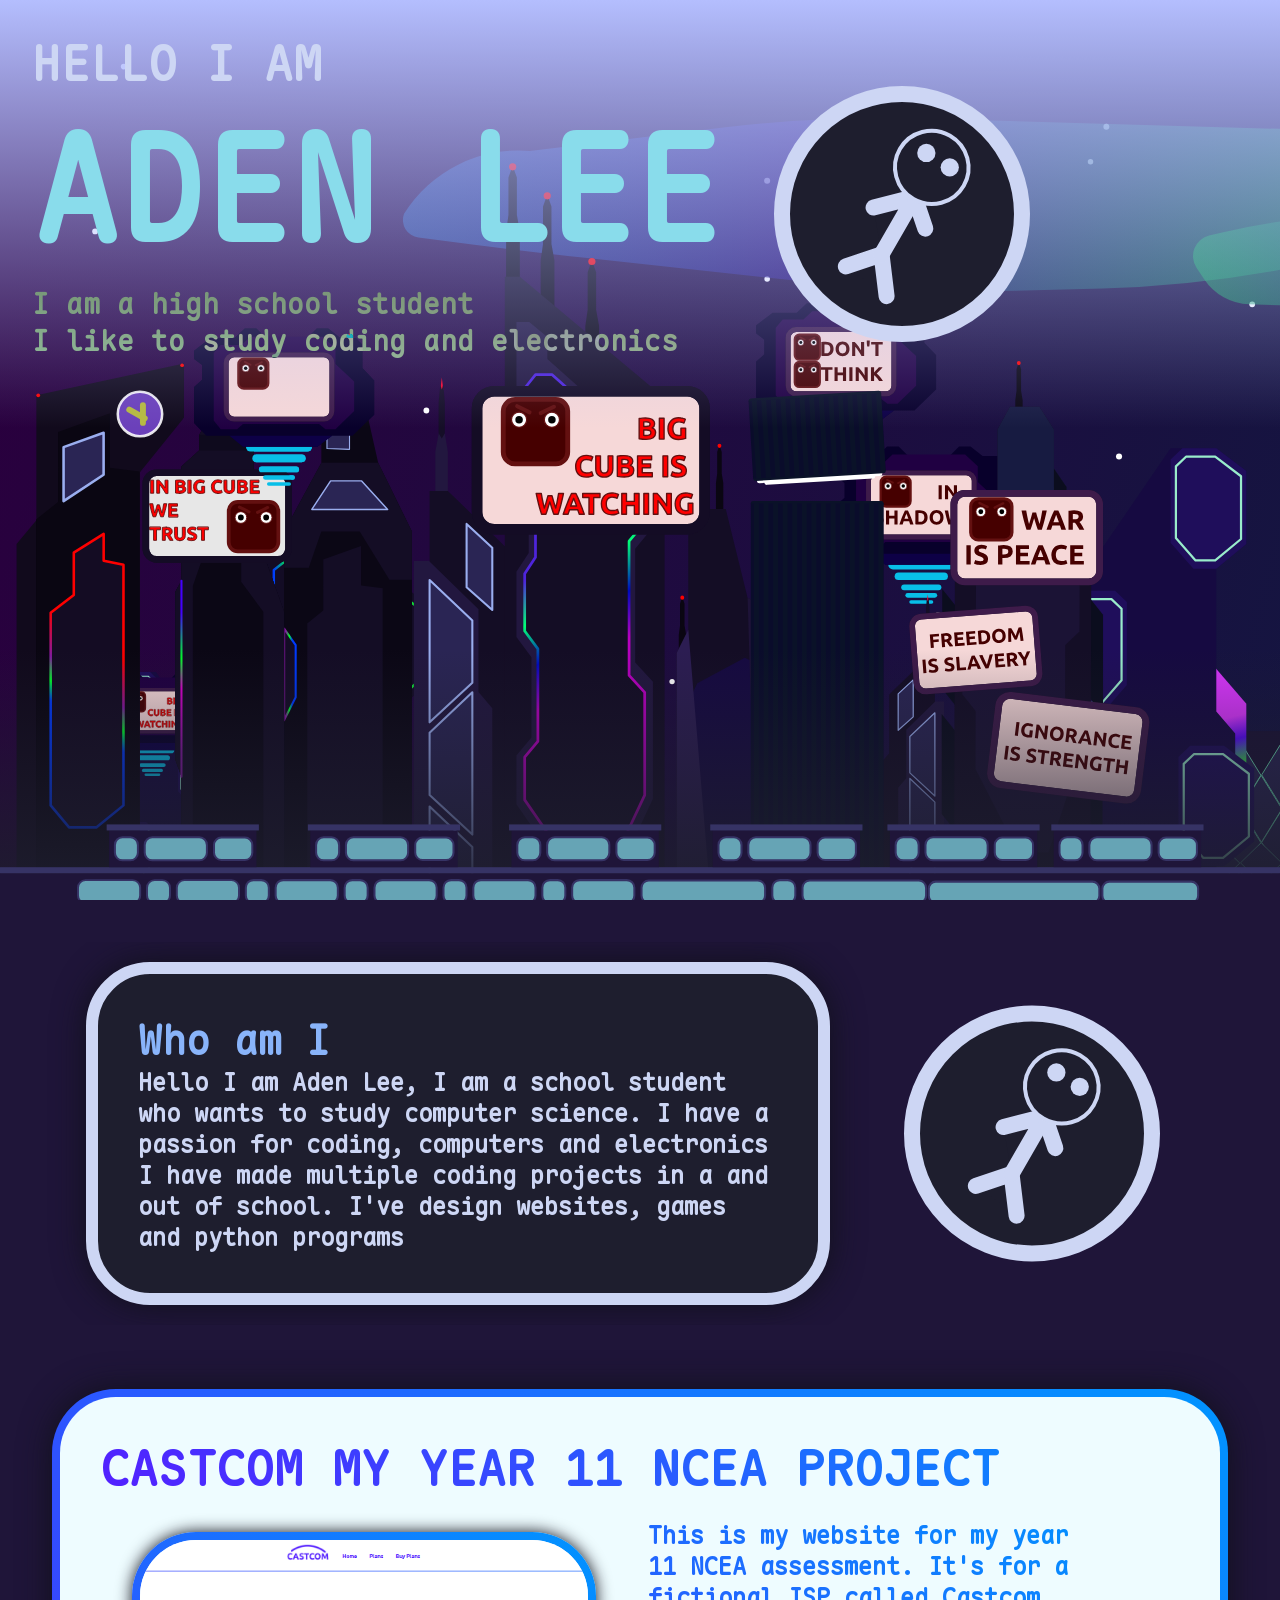
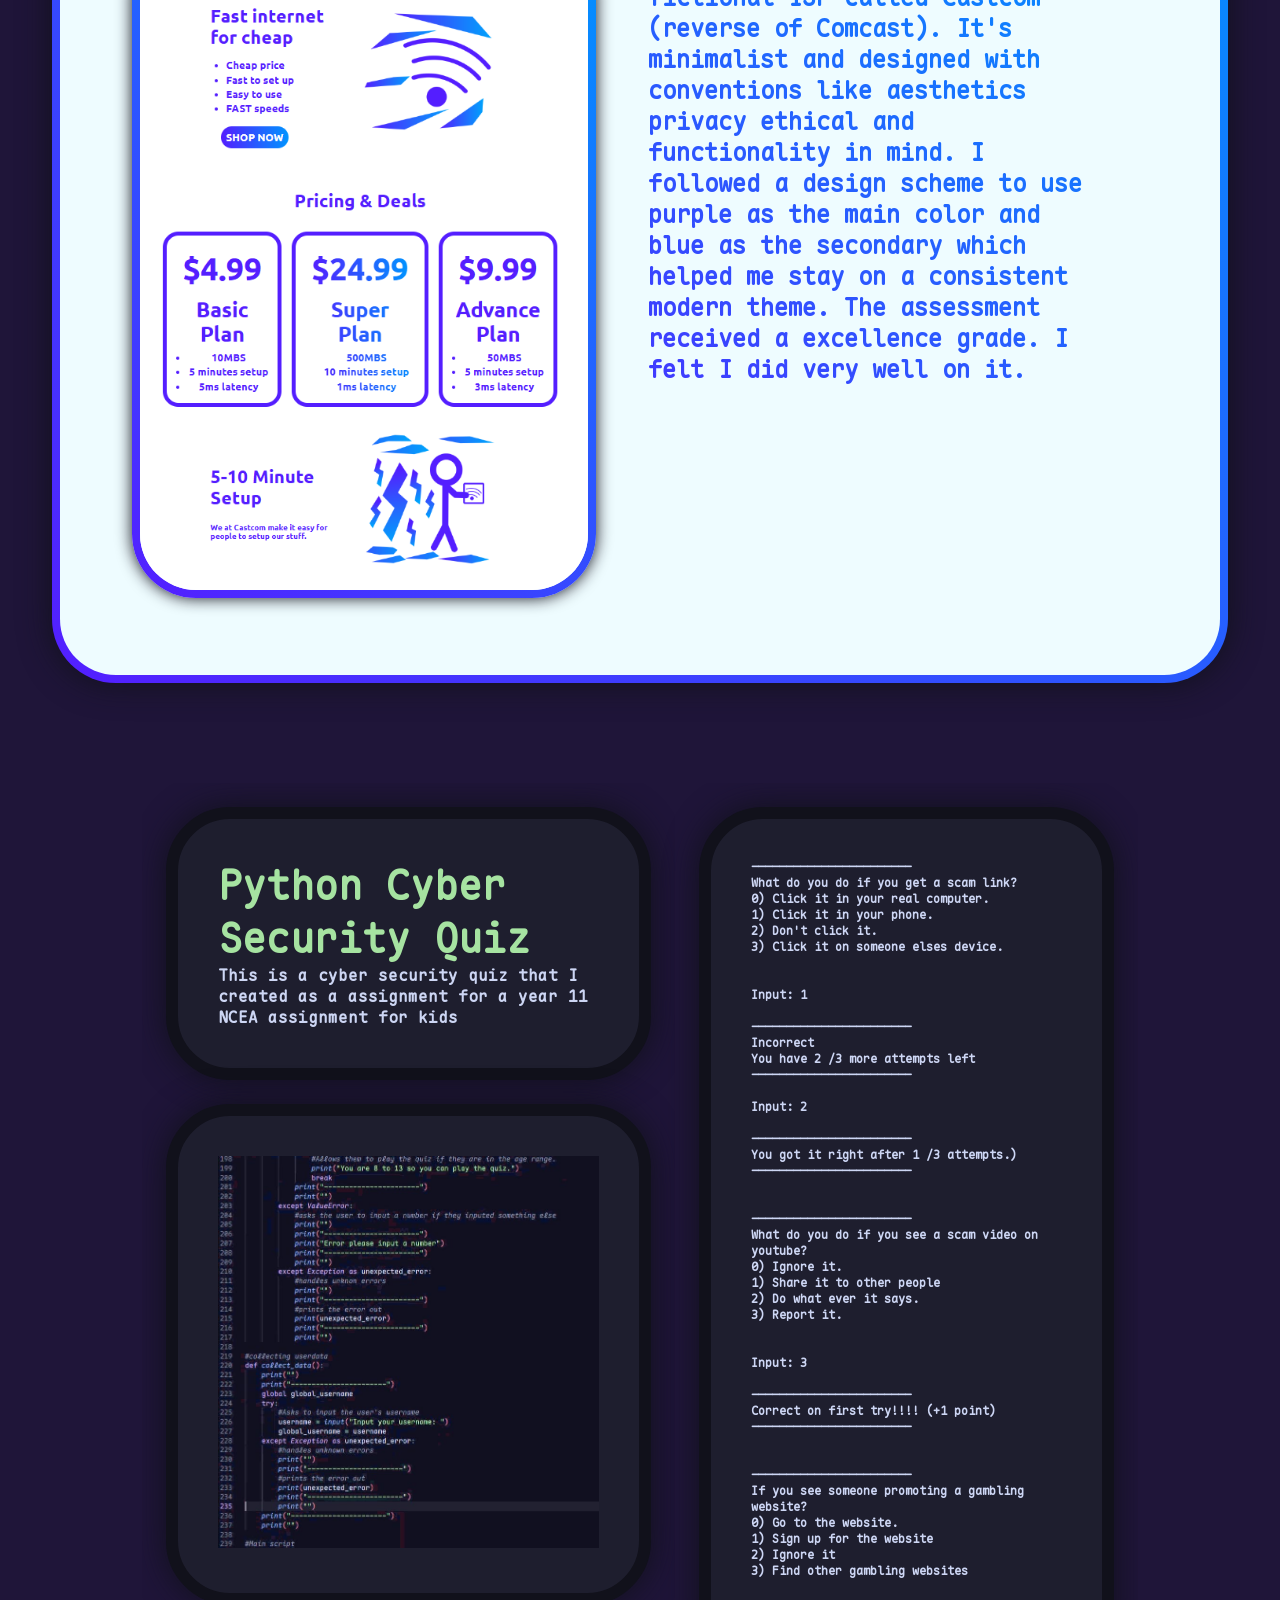
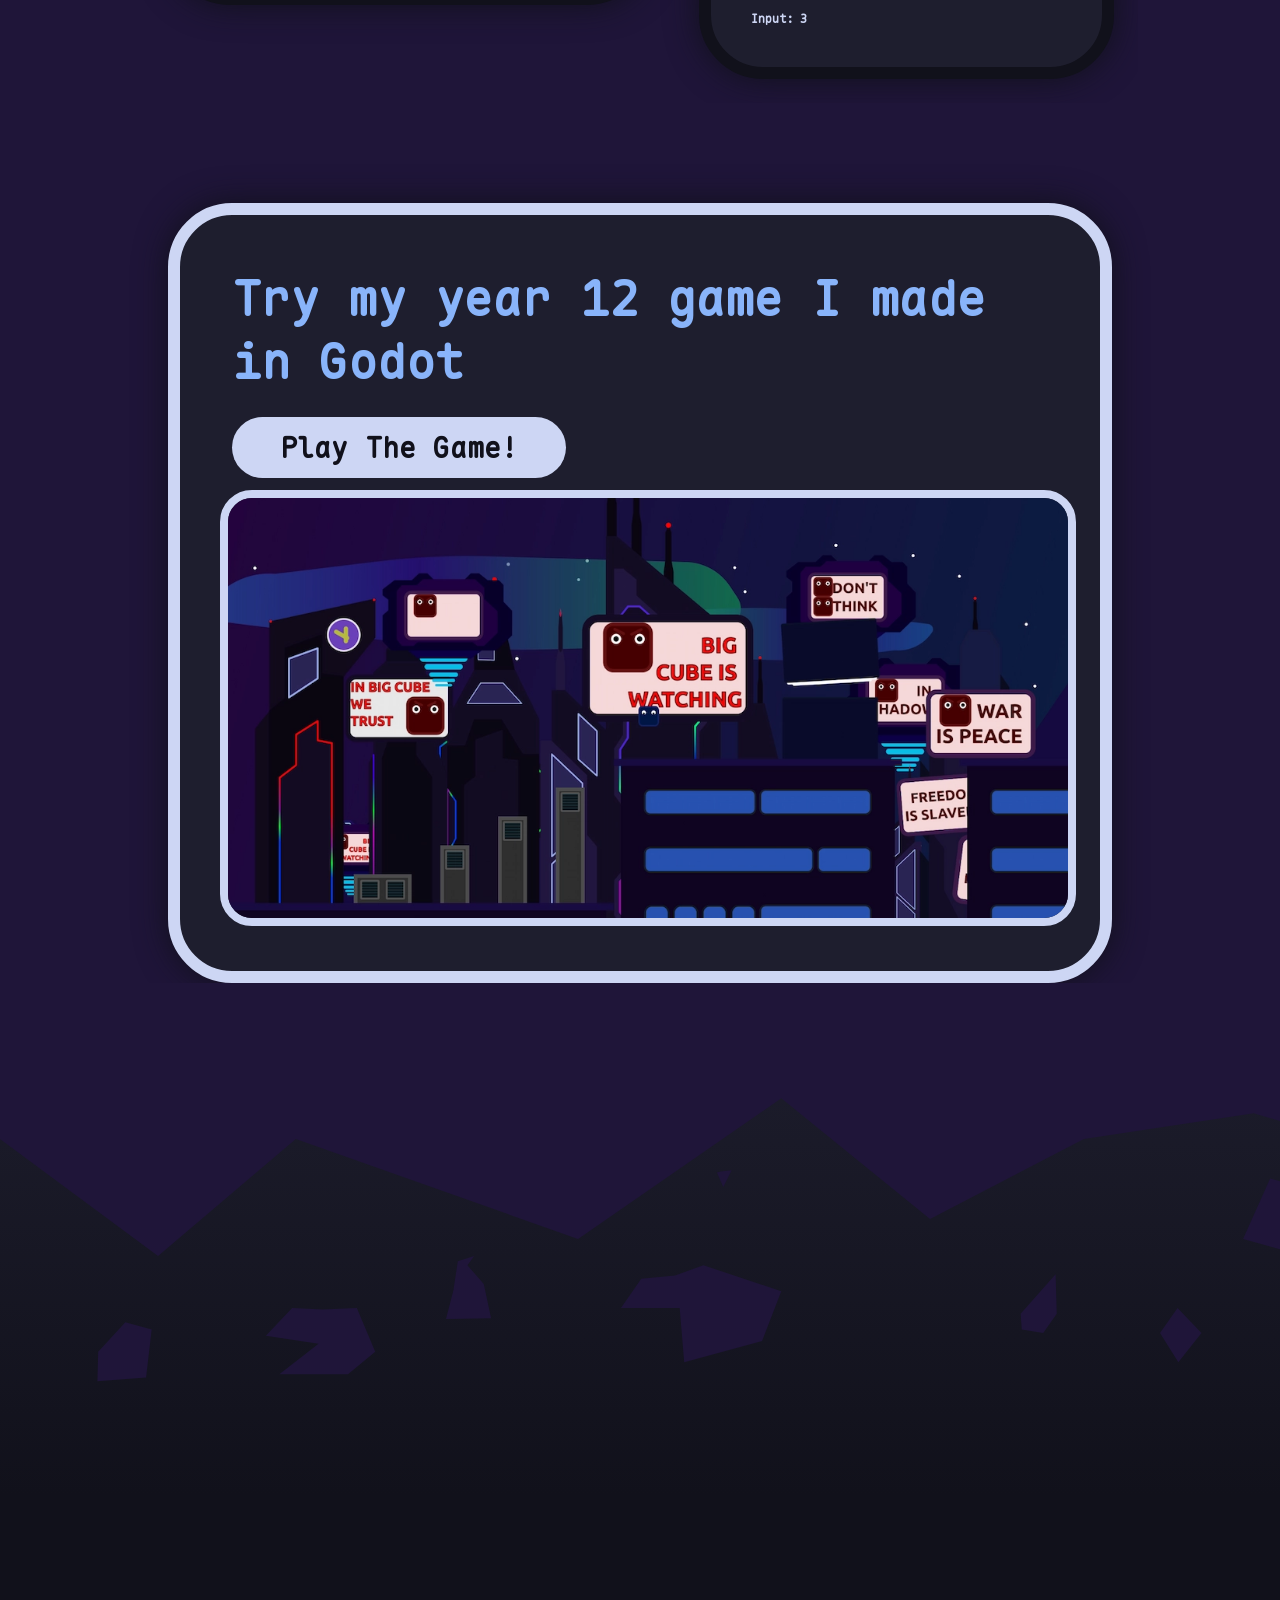
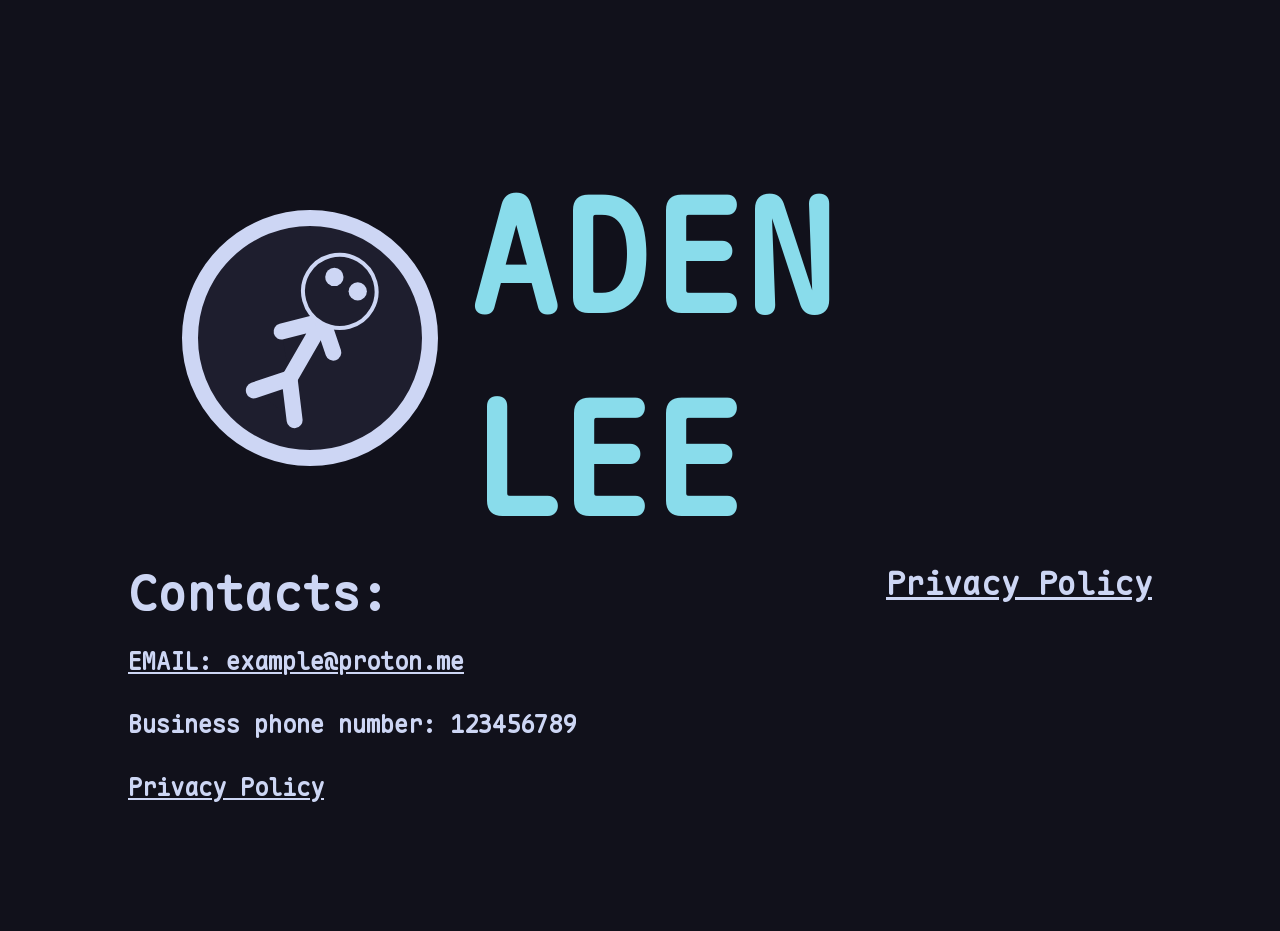
<file: index.html>
<!DOCTYPE html>
<html lang="en">
    <head>
        <meta charset="UTF-8">
        <meta name="viewport" content="width=device-width, initial-scale=1.0">
        <title>Hello I am Aden Lee A high school student who likes programing.</title>
        <link rel="stylesheet" href="css.css">
    </head>
    <body>

        <!-- header loader -->
        <!-- loads the header into the page from header.js -->
        <div id="header_con"></div>
        <script src="header.js"></script>

        <!-- main stuff of page -->
        <main>
            <!-- sky layer of the hero image -->
            <div class="background_img" id="sky_pg_banner">
                <!-- buildings layer of the hero image -->
                <div class="background_img" id="main_pg_banner">

                    <div class="flex landing">

                        <section>
                            <!-- introduction to me and text of the landing page -->
                            <p>HELLO I AM</p>
                            <h1>ADEN LEE</h1>
                            <h2>
                                I am a high school student <br>
                                I like to study coding and electronics 
                            </h2>
                        </section>
                        
                        <!-- logo of the website -->
                        <img src="images/Website-logo.svg" class="logo" alt="websites logo">
                    </div>

                    <!-- decorative buildings to make a smoother transiton from the header image 
                    the actual content -->
                    <img src="images/foreground.svg" id="foreground" alt="">
                    
                </div>
            </div>

            <!-- the actual content after the hero images -->
            <div class="main_content">
                
                <!-- a more indept introduction about me -->
                <div class="flex" id="whoami">
                    <section class="r_box" >
                        <!-- header -->
                        <h2>Who am I</h2>
                        <!-- content -->
                        <p>Hello I am Aden Lee, I am a school student 
                            who wants to study computer science. 
                            I have a passion for coding, computers 
                            and electronics I have made multiple 
                            coding projects in a and out of school.  I've
                            design websites, games and python programs</p>
                    </section>
                    <!-- the website logo again -->
                    <img src="images/Website-logo.svg" class="logo" alt="websites logo">   

                </div>

                <!-- castcom section of my website, my year 11 ncea assesment website castcom -->
                <section class="r_box" id="castcom">
                    <!-- header -->
                    <h2>CASTCOM MY YEAR 11 NCEA PROJECT</h2>
                    <!-- flex box -->
                    <div class="flex">
                        <!-- image of the castcom website i made -->
                        <div>
                            <img src="images/castcom-one.png" alt="image of my website castcom">
                        </div>
                        <!-- description -->
                        <p>This is my website for my year 11 NCEA assessment. It's for a fictional ISP called Castcom (reverse of Comcast). It's minimalist and designed with conventions like aesthetics privacy ethical and functionality in mind. I followed a design scheme to use purple as the main color and blue as the secondary which helped me stay on a consistent modern theme. The assessment received  a excellence grade. I felt I did very well on it.</p>
                    </div>
                </section>

                <!-- python secutiry quiz -->
                <div class="flex" id="pcsq">
                    <div>
                        <!-- section explaining what the python cuber securtiy quiz is -->
                        <section class="r_box pcsq">
                            <!-- header -->
                            <h2 class="pcsq">
                                Python Cyber Security Quiz
                            </h2>
                            <!-- content -->
                            <p>This is a cyber security quiz that I created as a assignment for a year 11 NCEA assignment for kids</p>
                        </section>

                        <!--  a section with a screen shot of my script -->
                        <!-- the image replaced a gif, due to the fact that the gifs are -->
                        <!-- too big -->
                        <section class="r_box pcsq">
                            <img src="images/script.jpg" alt="My year 12 cyber security quiz python script "> 
                        </section>
                    </div>
                    
                    <!-- a sample of the output produced by the quiz-->
                    <section class="r_box pcsq">
                        <p id = "output">
                            ----------------------- <br>
                            What do you do if you get a scam link?  <br>
                             0) Click it in your real computer. <br>
                             1) Click it in your phone. <br>
                             2) Don't click it. <br>
                             3) Click it on someone elses device. <br>
                             <br>
                             <br>
                            Input: 1 <br>
                            <br>
                            -----------------------  <br>
                            Incorrect <br>
                            You have 2 /3 more attempts left <br>
                            ----------------------- <br>
                            <br>
                            Input: 2 <br>
                            <br>
                            ----------------------- <br>
                            You got it right after  1 /3 attempts.) <br>
                            ----------------------- <br>
                            <br>
                            <br>
                            ----------------------- <br>
                            What do you do if you see a scam video on youtube?  <br>
                             0) Ignore it.  <br>
                             1) Share it to other people  <br>
                             2) Do what ever it says.  <br>
                             3) Report it.  <br>
                             <br>
                             <br>
                            Input: 3 <br>
                            <br>
                            ----------------------- <br>
                            Correct on first try!!!! (+1 point) <br>
                            ----------------------- <br>
                            <br>
                            <br>
                            ----------------------- <br>
                            If you see someone promoting a gambling website?  <br>
                             0) Go to the website.  <br>
                             1) Sign up for the website  <br>
                             2) Ignore it  <br>
                             3) Find other gambling websites  <br>
                             <br>
                             <br>
                            Input: 3 <br>
                            
                            </p>
                    </section>
                </div>

                <!-- YEAR 12 Game section -->
                <div class="r_box" id="game"> 
                    <!-- header -->
                    <h2> Try my year 12 game I made in Godot <br> </h2>
                    <!-- play button that has _blank to open it in new page -->
                    <a href="big_cube_is_watching/bigcuber.html" target="_blank">
                        <button>Play The Game!</button>
                    </a>
                    
                    <!-- image of my year 12 game -->
                    <img src="images/buildings.webp" alt="image of my year 12 game">
                </div>

            </div>

            <!-- decorative cracks -->
            <img src="images/cracks.svg" id="cracks" alt="">
            
        </main>

        <!-- footer loader -->
        <!-- loads the footer into the page from footer.js -->
        <div id="footer_con"></div>
        <script src="footer.js"></script>

    </body>
</html>
</file>
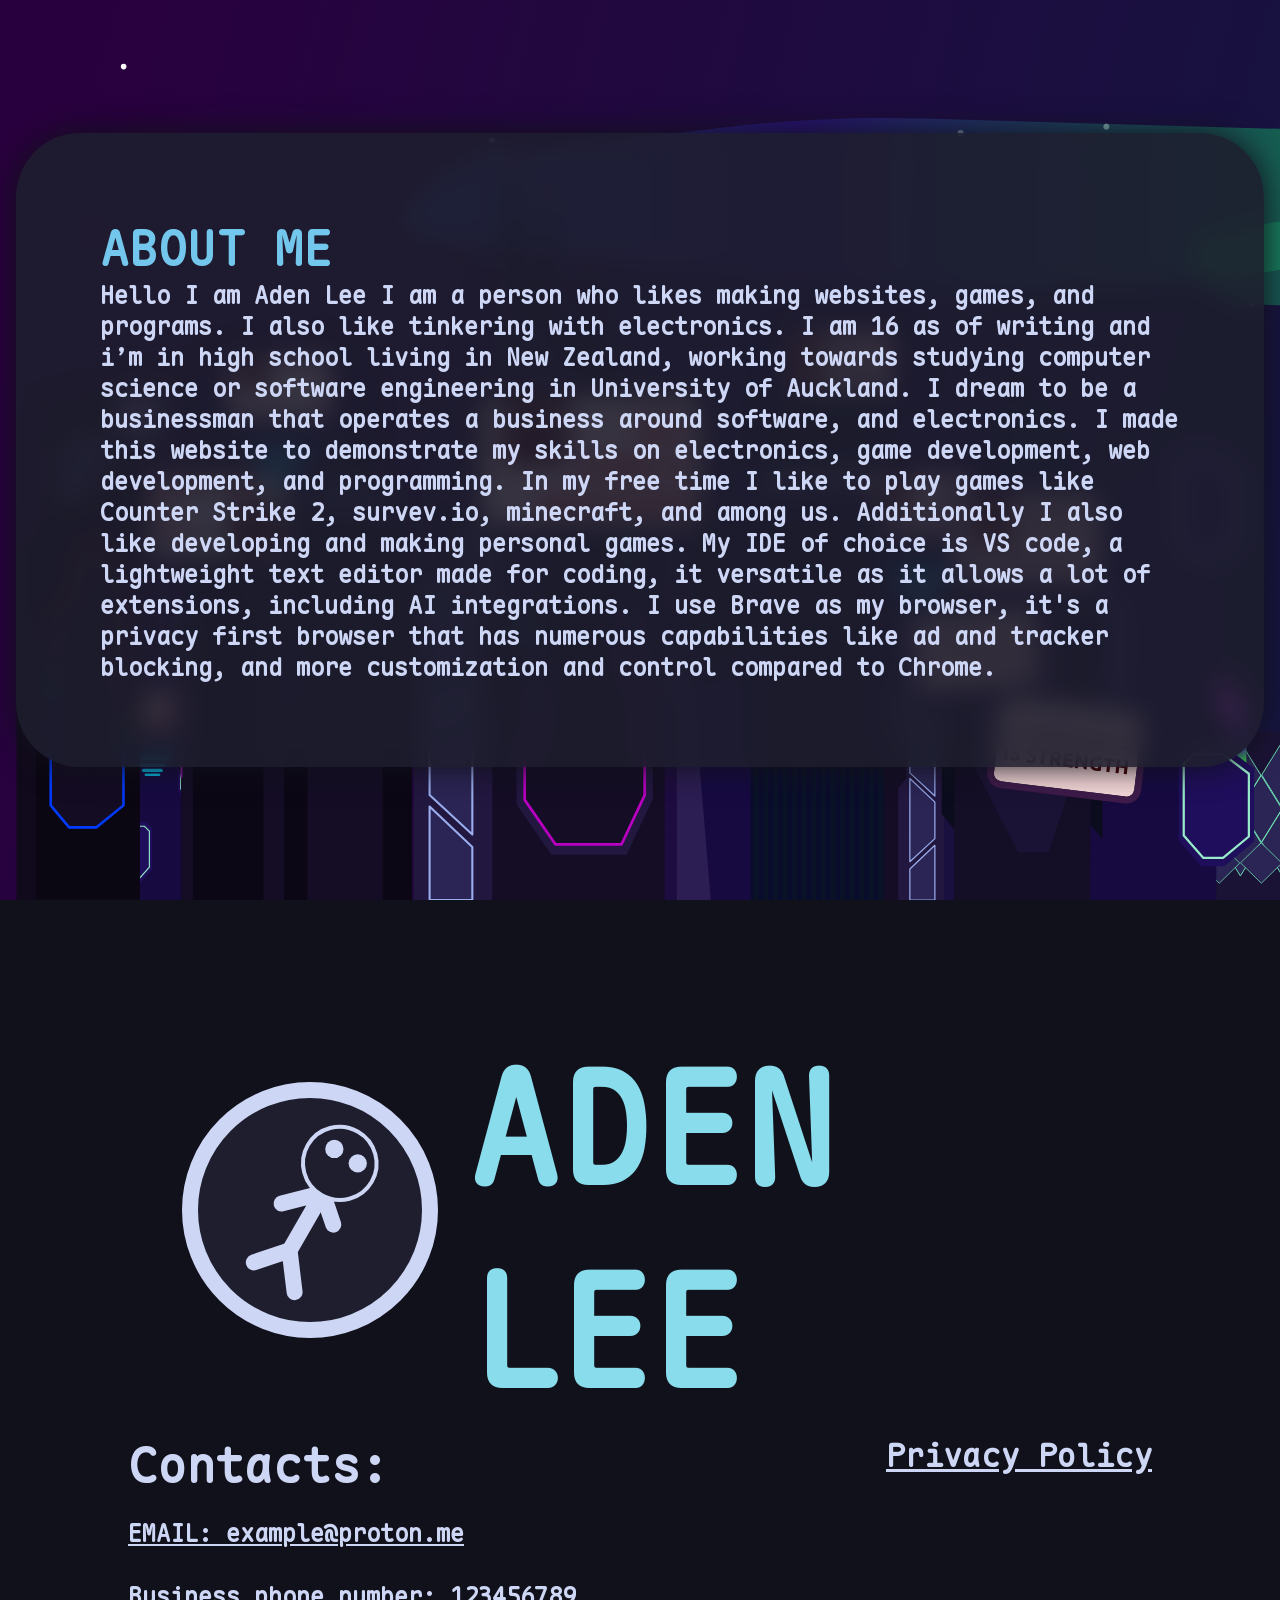
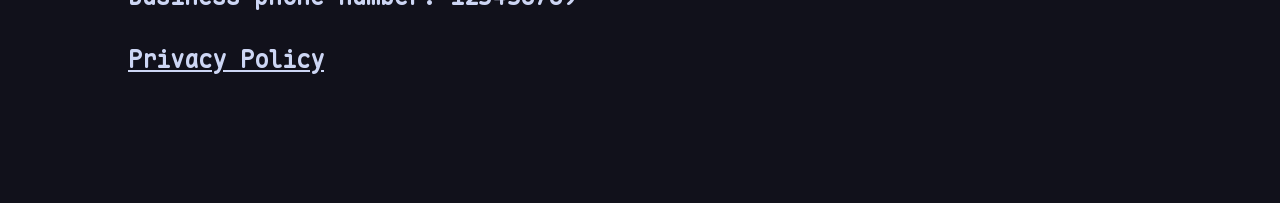
<file: about-me.html>
<!DOCTYPE html>
<html lang="en">
    <head>
        
        <meta charset="UTF-8">
        <meta name="viewport" content="width=device-width, initial-scale=1.0">
        <title>About me: Aden Lee</title>
        <link rel="stylesheet" href="css.css">

    </head>
    <body>
        <!-- header loader -->
        <!-- loads the header into the page from header.js -->
        <div id="header_con"></div>
        <script src="header.js"></script>

        <!-- main stuff of the page -->
        <main>

            <!-- div for the sky (behind the buildings) -->
            <div class="background_img" id="sky_pg_banner">

                <!-- div for the buildings background -->
                <div class="background_img" id="main_pg_banner">
                    
                    <!-- main content starts here -->
                    <div class="r_box" id="about_me"> 
                        <!-- about me section -->
                        <h1>ABOUT ME</h1>

                        <!-- chuck of text explain me -->
                        <p>
                            Hello I am Aden Lee I am a person who likes making websites, games, and programs. I also like tinkering with electronics.
                            I am 16 as of writing and i’m in high school living in New Zealand, working towards studying computer science or software
                            engineering in University of Auckland. I dream to be a businessman that operates a business around software, and electronics.
                            I made this website to demonstrate my skills on electronics, game development, web development, and programming. In my free 
                            time I like to play games like Counter Strike 2, survev.io, minecraft, and among us. Additionally I also like developing and
                            making personal games. My IDE of choice is VS code, a lightweight text editor made for coding, it versatile as it allows a 
                            lot of extensions, including AI integrations. I use Brave as   my browser, it's a privacy first browser that has numerous
                            capabilities like ad and tracker blocking, and more customization and control compared to Chrome.
                        </p>
                    </div>
                </div>
            </div>
        </main>

        <!-- footer loader -->
        <!-- loads the footer into the page from footer.js -->
        <div id="footer_con"></div>
        <script src="footer.js"></script>
    </body>
</html>
</file>
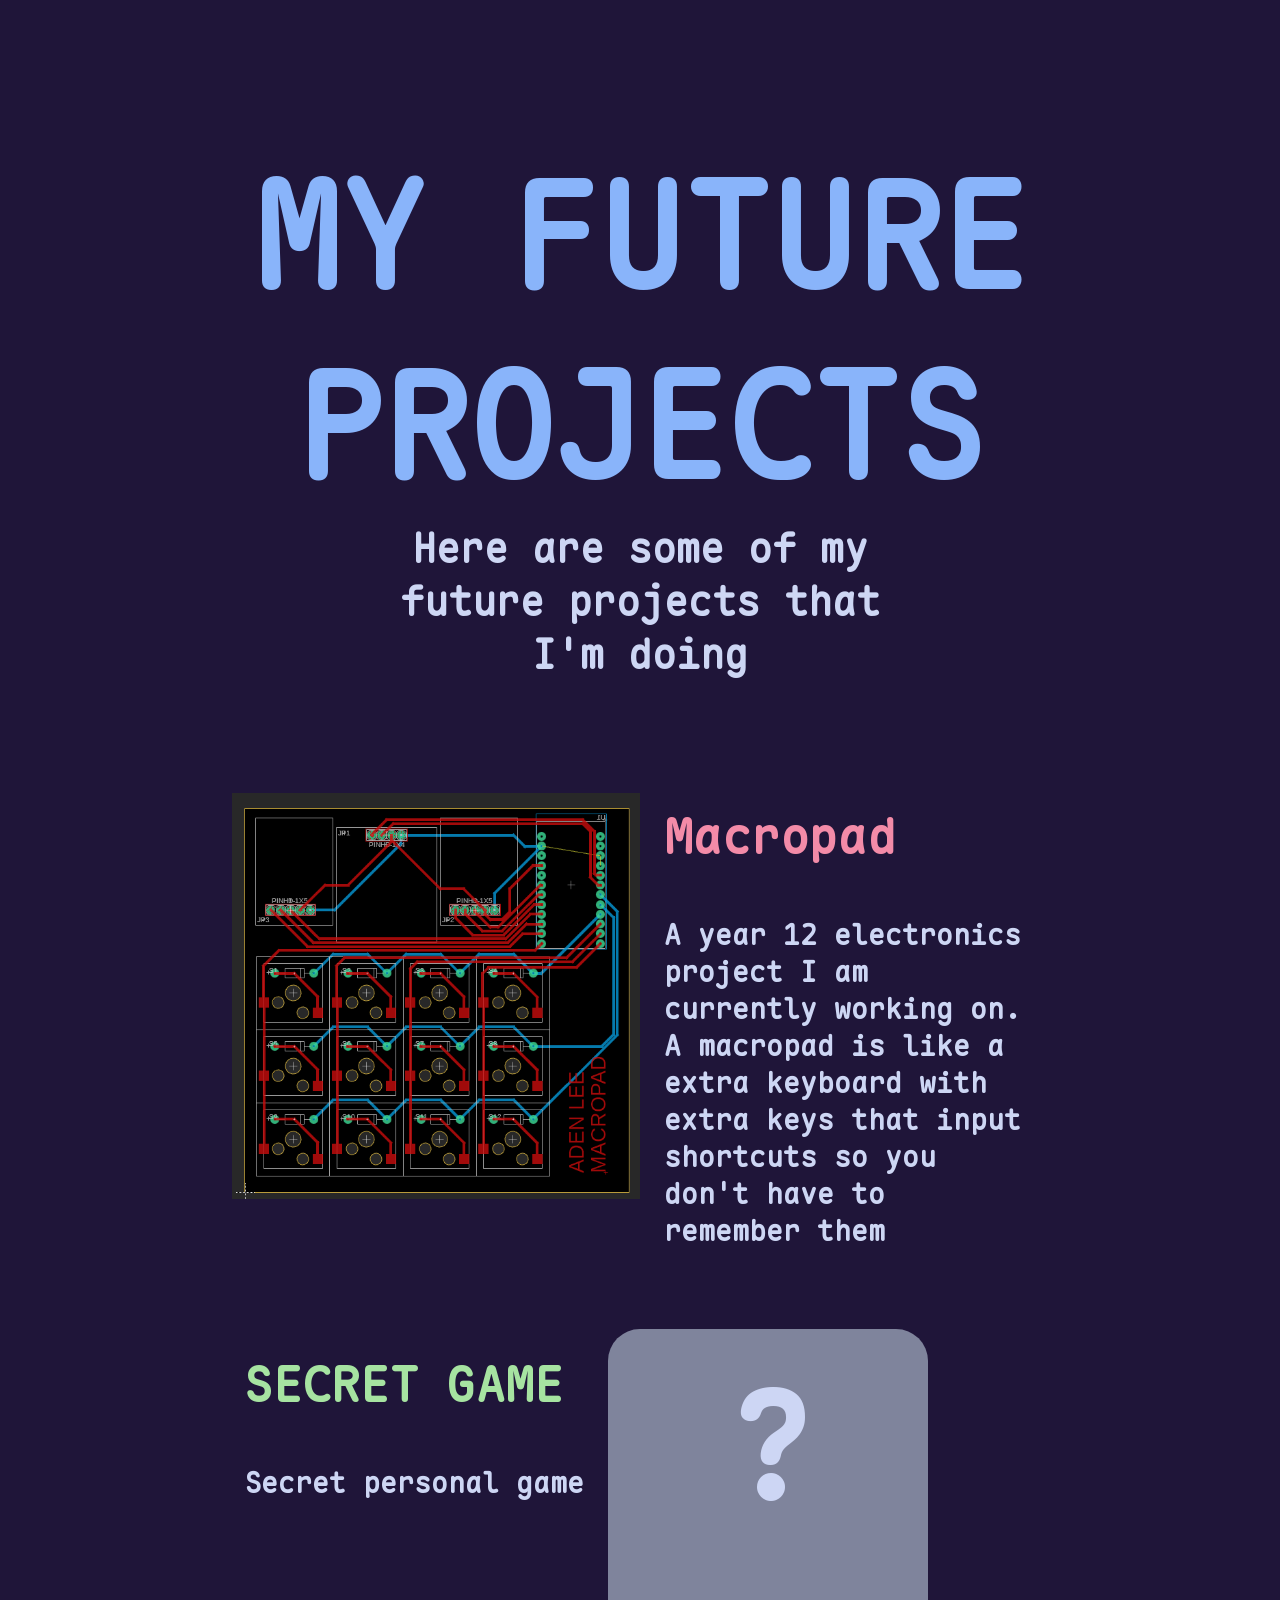
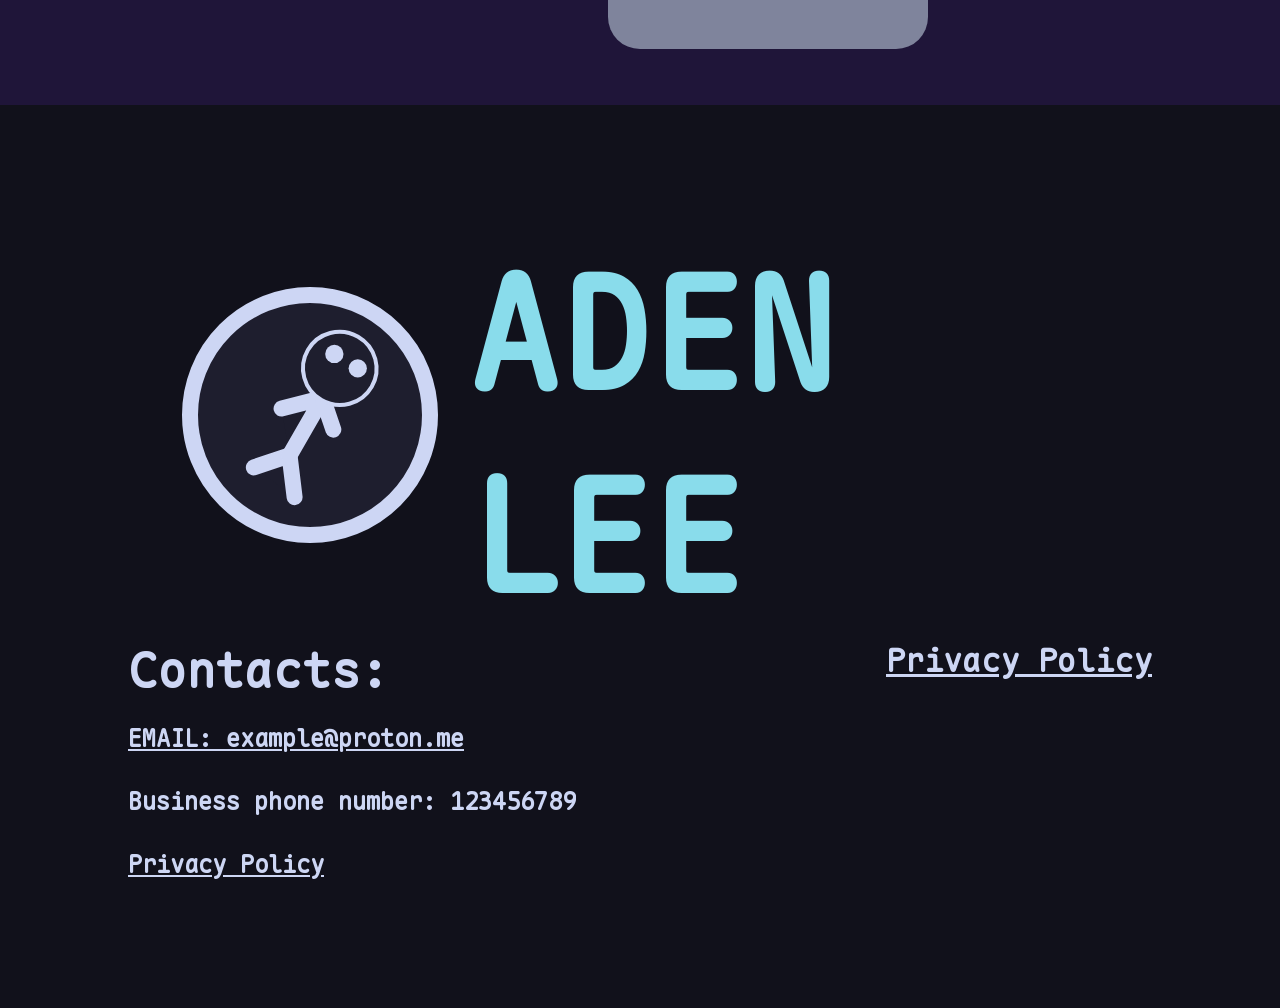
<file: future-projects.html>
<!DOCTYPE html>
<html lang="en">
    <head>
        <meta charset="UTF-8">
        <meta name="viewport" content="width=device-width, initial-scale=1.0">
        <title>My future projects</title>
        <link rel="stylesheet" href="css.css">
    </head>
    <body>

        <!-- header loader -->
        <!-- loads the header into the page from header.js -->
        <div id="header_con"></div>
        <script src="header.js"></script>

        <!-- main stuff of the page -->
        <main>

            <!-- main content of the page -->
            <div class="main_content">

                <!-- future projects section -->
                <section id="mfp">
                    <!-- page header -->
                    <h1>
                        MY FUTURE PROJECTS
                    </h1>

                    <!-- content -->
                    <p>
                        Here are some of my future projects that I'm doing
                    </p>

                </section>
                

                <!-- Macropad section -->
                <div class="flex projects">

                    <section>
                        <img src="images/macropad.png" class="project_img" alt="stuff">
                    </section>

                    <section>
                        <!-- header of section -->
                        <h2 class="project_h2_red">
                            Macropad
                        </h2>

                        <!-- content -->
                        <p>
                            A year 12 electronics project
                            I am currently working on. A 
                            macropad is like a extra 
                            keyboard with extra keys
                            that input shortcuts so you 
                            don't have to remember them
                        </p>
                    </section>

                </div>

                <!-- SECRET GAME section -->
                <div class="flex projects">
                    
                    <section>
                        <!-- header of section -->
                        <h2 class="project_h2_green">
                            SECRET GAME
                        </h2>

                        <!-- content -->
                        <p>
                            Secret 
                            personal game
                        </p>
                    </section>

                    <!-- question mark image -->
                    <section>
                        <div id="secret">
                            <p>?</p>
                        </div>
                    </section>
                </div>
                
            </div>
        </main>

        <!-- footer loader -->
        <!-- loads the footer into the page from footer.js -->
        <div id="footer_con"></div>
        <script src="footer.js"></script>
    </body>
</html>
</file>
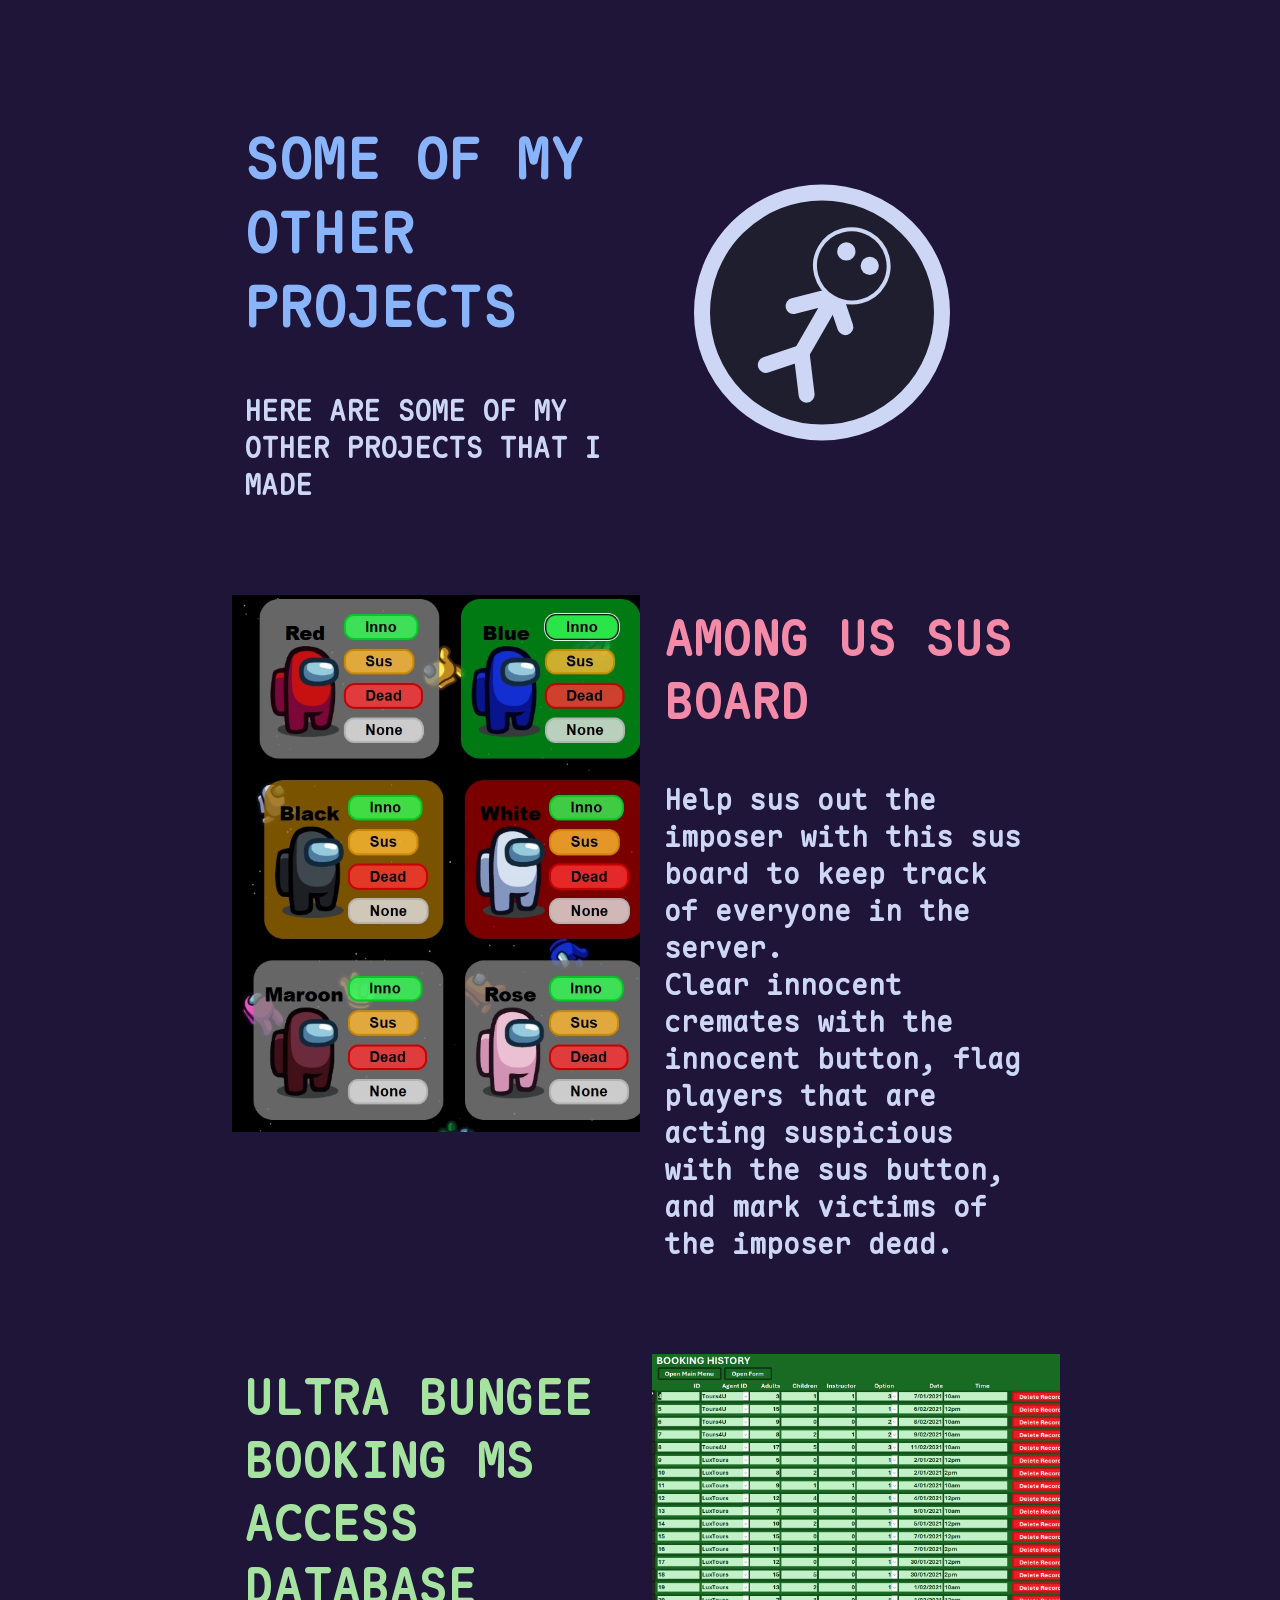
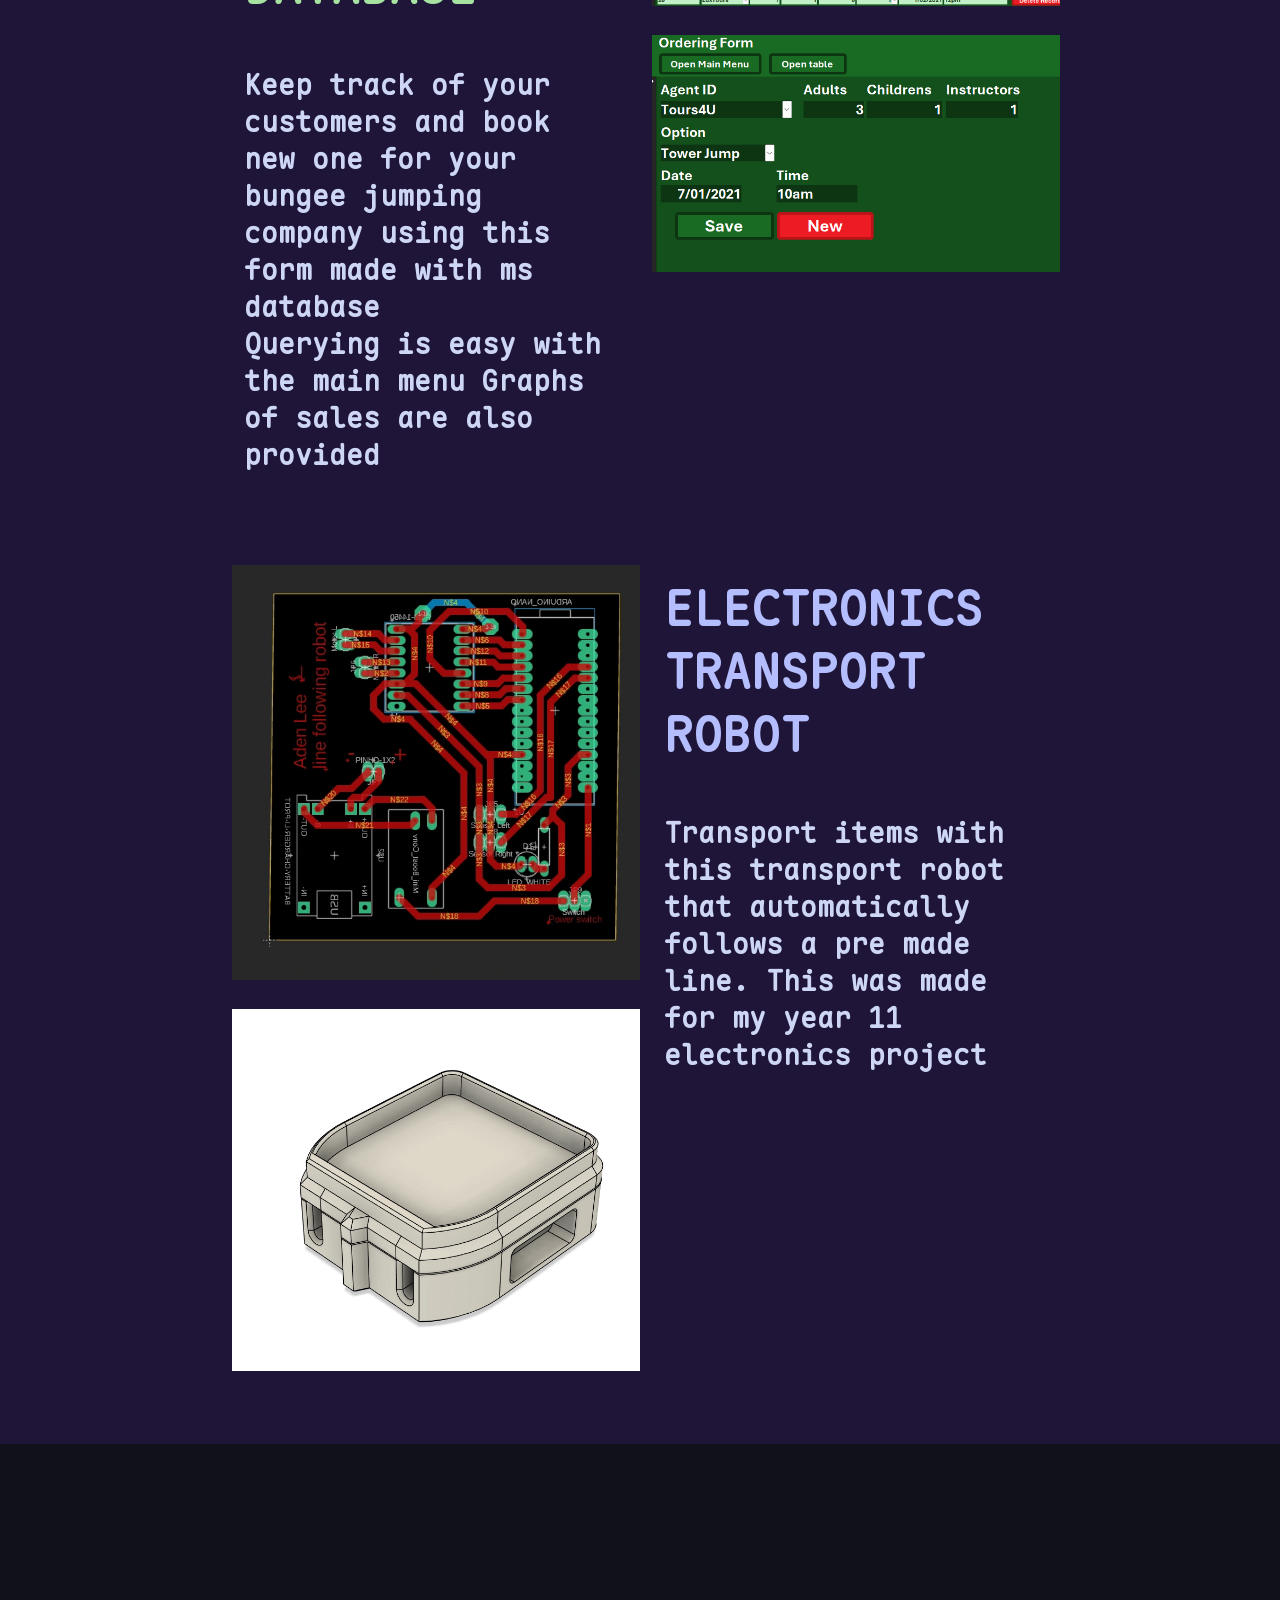
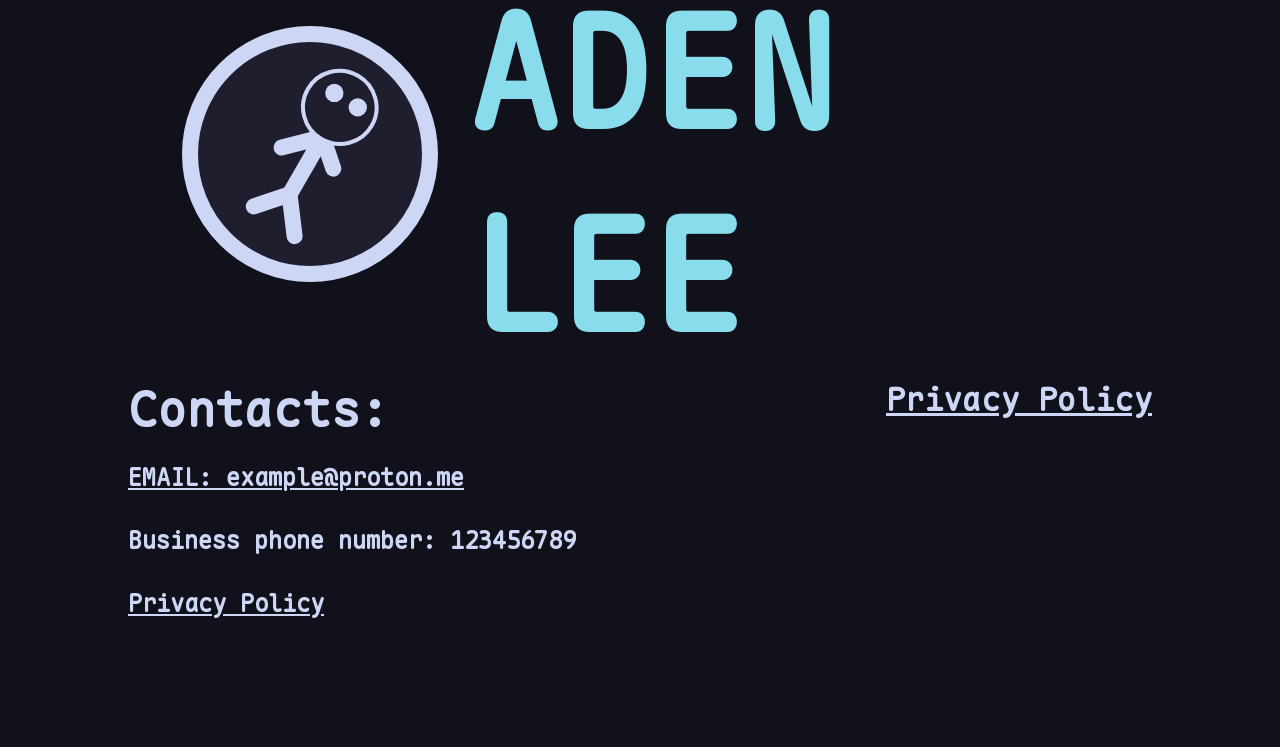
<file: other-projects.html>
<!DOCTYPE html>
<html lang="en">
    <head>
        <meta charset="UTF-8">
        <meta name="viewport" content="width=device-width, initial-scale=1.0">
        <title>SOME OF MY OTHER PROJECTS</title>
        <link rel="stylesheet" href="css.css">

    </head>
    <body>
        <!-- header loader -->
        <!-- loads the header into the page from header.js -->
        <div id="header_con"></div>
        <script src="header.js"></script>

        <main>
            <div class="main_content">

                <!-- main title -->
                <div class="flex projects">
                    <section>
                        <!-- main header -->
                        <h1>
                            SOME OF MY 
                            OTHER PROJECTS
                        </h1>
                        <!-- description -->
                        <p>
                            HERE ARE SOME OF 
                            MY OTHER
                            PROJECTS THAT I MADE
                        </p>
                    </section>

                    <!-- logo -->
                    <img src="images/Website-logo.svg" class="logo" alt="websites logo">

                </div>

                <!-- among us sus board -->
                <div class="flex projects">
                    <section>
                        <img src="images/sus-board.webp" class="project_img" alt="stuff">
                    </section>
                    <section>
                        <!-- header -->
                        <h2 class="project_h2_red">
                            AMONG US SUS
                            BOARD
                        </h2>

                        <!-- description -->
                        <p>
                            Help sus out the imposer with
                            this sus board to keep track of 
                            everyone in the server. <br>

                            Clear innocent cremates with the 
                            innocent button, flag players that 
                            are acting suspicious with the sus 
                            button, and mark victims of the 
                            imposer dead.
                        </p>
                    </section>
                </div>

                <!-- ultra bungee ms access -->
                <div class="flex projects">
                    
                    <section>
                        <!-- header -->
                        <h2 class="project_h2_green">
                            ULTRA BUNGEE
                            BOOKING MS ACCESS DATABASE  
                        </h2>

                        <!-- description -->
                        <p>
                            Keep track of your customers and
                        book new one for your bungee
                            jumping company using this form 
                            made with ms database <br>

                            Querying is easy with the main menu
                            Graphs of sales are also provided
                        </p>
                    </section>

                    <section>
                        <img src="images/ms-access-table.png" class="project_img" alt="stuff">
                        <img src="images/ms-access.png" class="project_img" alt="stuff">
                    </section>
                </div>

                <!-- ELECTRONICS TRANSPORT ROBOT -->
                <div class="flex projects">
                    
                    <section>
                        <img src="images/line-following-robot-pcb.webp" class="project_img" alt="stuff">
                        <img src="images/line-following-robot.webp" class="project_img" alt="stuff">
                    </section>

                    <section>

                        <!-- header -->
                        <h2 class="project_h2_lavender">
                            ELECTRONICS
                            TRANSPORT ROBOT
                        </h2>

                        <!-- description -->
                        <p>
                            Transport items with this transport robot that automatically follows a pre made line.
                            This was made for my year 11 electronics project
                        </p>
                    </section>

                    
                </div>
                
            </div>
        </main>

        <!-- footer loader -->
        <!-- loads the footer into the page from footer.js -->
        <div id="footer_con"></div>
        <script src="footer.js"></script>

    </body>
</html>
</file>
<file: css.css>
/* varibles to make colors easy to select from instead of having to type #cdd6f4 for text */
:root {

    /*Catpuchin colors*/
    --rosewater: #f5e0dc;
    --flamingo: #f2cdcd;
    --pink: #f5c2e7;
    --mauve: #cba6f7;
    --red: #f38ba8;
    --maroon: #eba0ac;
    --peach: #fab387;
    --yellow: #f9e2af;
    --green: #a6e3a1;
    --teal: #94e2d5;
    --sky: #89dceb;
    --sapphire: #74c7ec;
    --blue: #89b4fa;
    --lavender: #b4befe;
    --text: #cdd6f4;
    --subtext1: #bac2de;
    --subtext0: #a6adc8;
    --overlay2: #9399b2;
    --overlay1: #7f849c;
    --overlay0: #6c7086;
    --surface2: #585b70;
    --surface1: #45475a;
    --surface0: #313244;
    --base: #1e1e2e;
    --mantle: #181825;
    --crust: #11111b;

    /*other colors */
    --castcom-background: #eefcff;
    --castcom-background-fake-gradient: 
    linear-gradient(40deg, var(--castcom-background) 0%, var(--castcom-background) 100%);
    --castcom-primary: #541EFF;
    --castcom-secondary: #0094FF;
    --castcom-gradient: linear-gradient(40deg,  var(--castcom-primary) 0%, var(--castcom-secondary) 100%);
    --testing: #00e1ff;
    --fade: linear-gradient(180deg,var(--lavender) 0%, rgba(116, 199, 236, 0) 100%);
    --building-background:#1f1539;

    --header-color: #1e1e2ebd;
    --about_me-color: #1e1e2ee2;

    /*rounded corners value*/
    --r-corners: 64px;
}

/* loads in custom font maple mono from ttf font file */
/* this font doesn't apper in google fonts thus it needs to be loading in via a ttf file */
@font-face {
    font-family: "maple mono";
    src: url("MapleMono-TTF/MapleMono-Regular.ttf");
}

/* default values applied to all elements */
/* it removes anoyying default margin and padding */
/* and adds  maple mono as the default font */
* {
    overflow-x: hidden;
    font-family: maple mono;
    margin: 0px;
    padding: 0px;
    font-weight: 900;
}

/* sets the background color and text color of the body */
body {
    color: var(--text);
    overflow-y:   scroll;
    background-color: var(--crust);
}

/* hides scroll bars to provide a more visually pleasing experience */
/* because the scroll bars can mess with them */
::-webkit-scrollbar {
    width: 0px;
    margin-top: -120px;
    background: transparent; /* make scrollbar transparent */

}

/* makes any thing with the class flex display flex */
.flex {
    display: flex;
}

/* HEADER ELEMENTS HERE */

/* the default state of the bar at top of page */
.header_bar {
    top: -120px;
    transition: top 0.5s;
}

/* class added by header.js when not at top of page */
.header_con_down {
    top: -0px !important;
    transition: top 0.5s !important;
}

/* defines the header looks */
header {
    /* makes the header very high in the z axis to prevent it from hiding under the page elemnts */
    z-index: 100000 !important;

    width: 100%;
    background-color: var(--header-color);
    display: flex;
    justify-content: space-between;
    position: fixed;
    /* adds a blur to the header to astetic purposes */
    backdrop-filter: blur(10px);
}

/* forces the header link text to be --text varible */
header a {
    color: var(--text);
}

/* navigational bar */
.navi {
    display: flex;
}

/* navigational style  */
.navi a {
    margin: auto 24px;
    padding: 12px 12px;
    text-decoration: underline;
    background-color: transparent;
    color: var(--text);
    font-size: 24px;
}

/* defines what happens when the navi bar is hovered over */
.navi a:hover {
    text-decoration: none;
    color: var(--overlay1);

}

/* defines what happens when the navi bar is clicked */
.navi a:active {
    color: var(--overlay2);

}

/* the ADEN LEE in the header bar style */
#header_name {
    margin: auto;
    font-size: 72px;
    color: var(--sky);
}

/* MAIN PAGE STUFF */

/* makes the background fixed and cover the entire screen */
.background_img {
    background-attachment: fixed;
    height: 100vh;
    background-repeat: no-repeat;
    background-size: cover;
    justify-content: space-between;
}

/* adds the buildings background image */
#main_pg_banner{
    overflow-y: hidden;
    background-image: url(images/Background\ -\ Better.svg);
    display: flex;
    flex-direction: column;
}

/* adds the sky background image */
#sky_pg_banner{
    background-image: url(images/Sky.svg);
}


/* styles of the text on the header page */

#main_pg_banner h1 {
    color: var(--sky);
    font-size: 144px;
}

#main_pg_banner p {
    color: var(--text);
    font-size: 48px;
}

#main_pg_banner h2 {
    color: var(--text);
    font-size: 28px;
}

/* adds a fade to the text to make it blend in less with the background and thus easier to read */
#main_pg_banner .landing {
    padding: 32px;
    background-image: var(--fade);
}

/* makes the text invert to make it readable */
.landing h2 {
    color: var(--text);
    mix-blend-mode: difference;
}

/* defines sizes and margins of the logo, and adds a animation to it to make it spin forever */
.logo {
    width: 256px;
    margin: 54px;
    animation: spin 20s infinite linear;
}

/*logo spin animation*/
@keyframes spin {
    0% {rotate: 0deg;}
    100% {rotate: 360deg;}
}

/* for logo makes it small */
.small{
    width: 84px !important;
    margin: 12px 24px !important;
}


/* the decorative buildings  */
#foreground{
    overflow-x: hidden;
    margin-bottom: -10px;
    border-width: 0px;
    
}


/* styles for the main content */
.main_content {
    padding: 42px;
    margin-top: 0px;
    padding-bottom: 0px;
    background: var(--building-background);

}


/* standard round box that contains content */
.r_box {
    background-color: var(--base);
    padding: 40px;
    border: var(--text) 12px solid;
    border-radius: var(--r-corners);
    box-shadow: 0px 0px 32px var(--crust);
}


/* who am I part of main page */

#whoami {
    margin: auto;
    max-width: 1512px;
    justify-content: center;
}

#whoami .r_box {
    margin: 20px;
    max-width: 640px;
}

#whoami h2 {
    font-size: 40px;
    color: var(--blue);

}

#whoami p {
    font-size: 24px;

}


/* castcom part */

#castcom {
    border: 8px solid transparent;
    margin: 64px auto 64px auto;
    max-width: 1080px;
    border-radius: var(--r-corners);
    background: 
    var(--castcom-background-fake-gradient)  padding-box,
    var(--castcom-gradient) border-box;
}

#castcom h2 {
    font-size: 48px;
    background:var(--castcom-gradient);
    background-clip: text;
    -webkit-background-clip: text;
    color: transparent;

}

#castcom p {
    padding: 20px;
    max-width: 448px;
    font-size: 24px;
    background:var(--castcom-gradient);
    background-clip: text;
    -webkit-background-clip: text;
    color: transparent;

}

#castcom img {
    border: 8px solid transparent;
    width: 448px;
    margin: 32px;
    box-shadow: 0px 0px 16px var(--crust);
    border-radius: var(--r-corners);
    background: 
    var(--castcom-background-fake-gradient)  padding-box,
    var(--castcom-gradient) border-box;
}


/* pcsq stands for Python Cyber Securtiy Quiz */
/* this part is for the python cyber security quiz */
#pcsq{
    margin:100px ;
    justify-content: center;
}

#pcsq .r_box {
    background-color: var(--base);
    border-color: var(--crust);
    max-width: 448px;
    margin: 24px;
}

#pcsq h2 {
    font-size: 40px;
    color: var(--green);
    
}

#pcsq p {
    font-size: 16px;

}

#pcsq img {
    width: 100%;
}

#output {
    font-size: 12px !important;
}


/* decorative cracks */

#cracks {
    margin-bottom: 128px;
}


/*game part */

#game {
    max-width: 840px;
    margin: auto;
}

#game h2 {
    color: var(--blue);
    font-size: 48px;
    padding: 12px;
}

#game img {
    max-width: 100%;
    border-radius: 32px;
    border: var(--text) 8px solid;
    margin-left: auto;
    margin-right: auto;
}


/* button styles */

button {
    margin: 12px;
    border-width: 0px;
    padding: 12px 48px;
    border-radius: 32px;
    background-color: var(--text);
    color: var(--crust);
    text-decoration: none;
    font-size: 28px;
    transition-duration: 100ms;
}

button:hover {
    transition-duration: 100ms;
    background-color: var(--overlay1);
}


button:active {
    transition-duration: 100ms;
    background-color: var(--overlay2);
}


/* footer styles */

footer {
    padding: 128px;
}

footer p {
    font-size: 24px;
    color: var(--sky);
}

footer a {
    font-size: 32px;
    color: var(--text);
}

footer h2 {
    font-size: 48px;
    color: var(--text);
}

footer .flex {
    justify-content:space-between;
}

.footer_links {
    font-size: 24px;
}

#footer_name {
    margin: auto;
    background-color: transparent;
    font-size: 12vw;
}


/* about me part */

#about_me {
    backdrop-filter: blur(12px);
    border-width: 0px;
    background-color: var(--about_me-color);
    padding: 84px;
    max-width: 1080px;
    margin: auto auto;
}


#about_me h1 {
    
    font-size: 48px;
    color: var(--sapphire);  
}


#about_me p {
    color: var(--text);  
    font-size: 24px;
}


/* projects part */

.projects {
    margin: 56px auto;
    max-width: 840px;

}

.projects section{
    
    max-width: 420px;
}

.projects h1 {
    padding: 24px;
    color: var(--blue);
    font-size: 56px;
}

.projects h2 {
    padding: 24px;
    color: var(--blue);
    font-size: 48px;
}

.projects p {
    padding: 24px;
    color: var(--text);
    font-size: 28px;
}

.project_img {
    padding: 12px;
    width: 100%;
    height: auto;
}

/* color variants for different projects */
.project_h2_red {
    color: var(--red) !important;
}

.project_h2_green {
    color: var(--green) !important;
    
}

.project_h2_lavender {
    color: var(--lavender) !important;
}

/* MFP stands for My Future Projects */
/* my future projects part */

#mfp {
    margin: 100px auto;
    text-align: center;
}

#mfp h1 {
   font-size: 144px;
   color: var(--blue);
}

#mfp p {
    margin: auto;
    max-width: 480px;
    font-size: 40px;
}


/* secret game part */

#secret {
    background-color: var(--overlay1);
    height: 320px;
    width: 320px;
    font-size: 56px;
    color: var(--base);
    border-radius: 32px;
}

#secret p{
    font-size: 144px;
    text-align: center;
}
</file>
